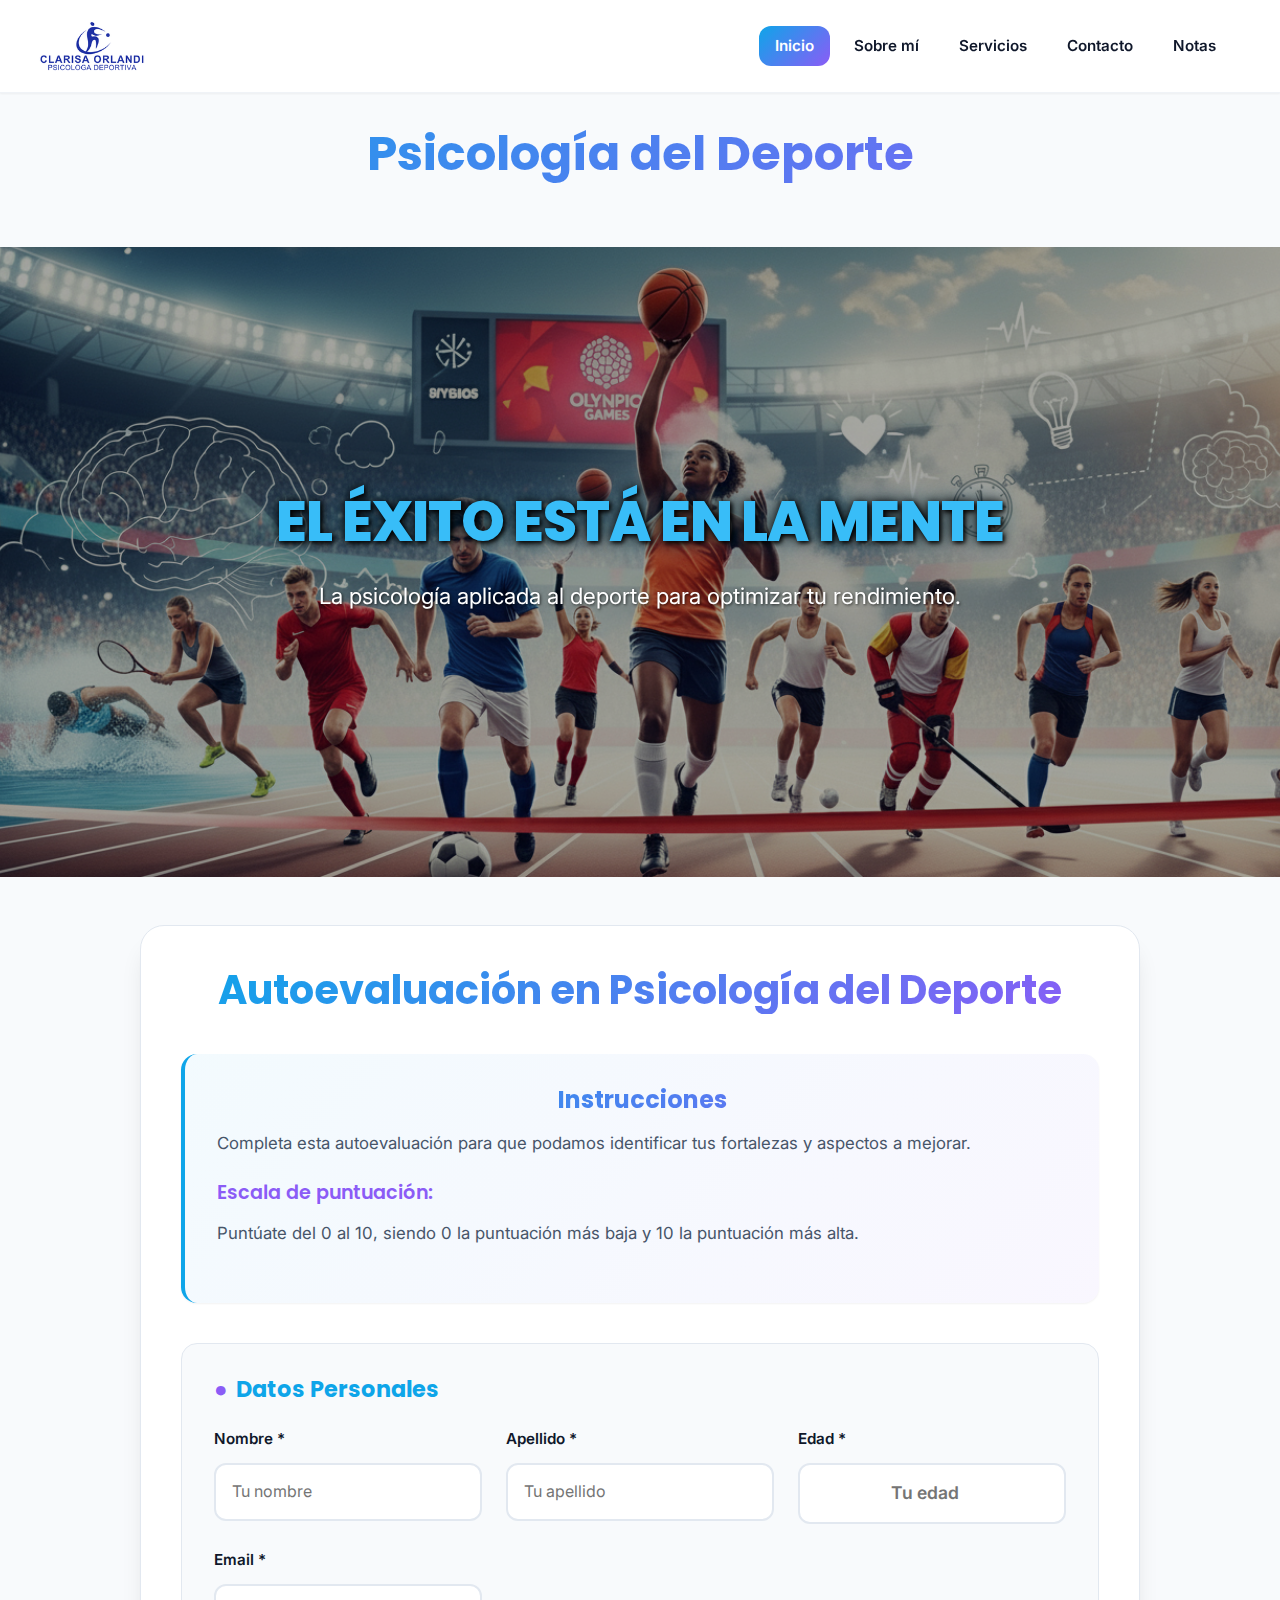
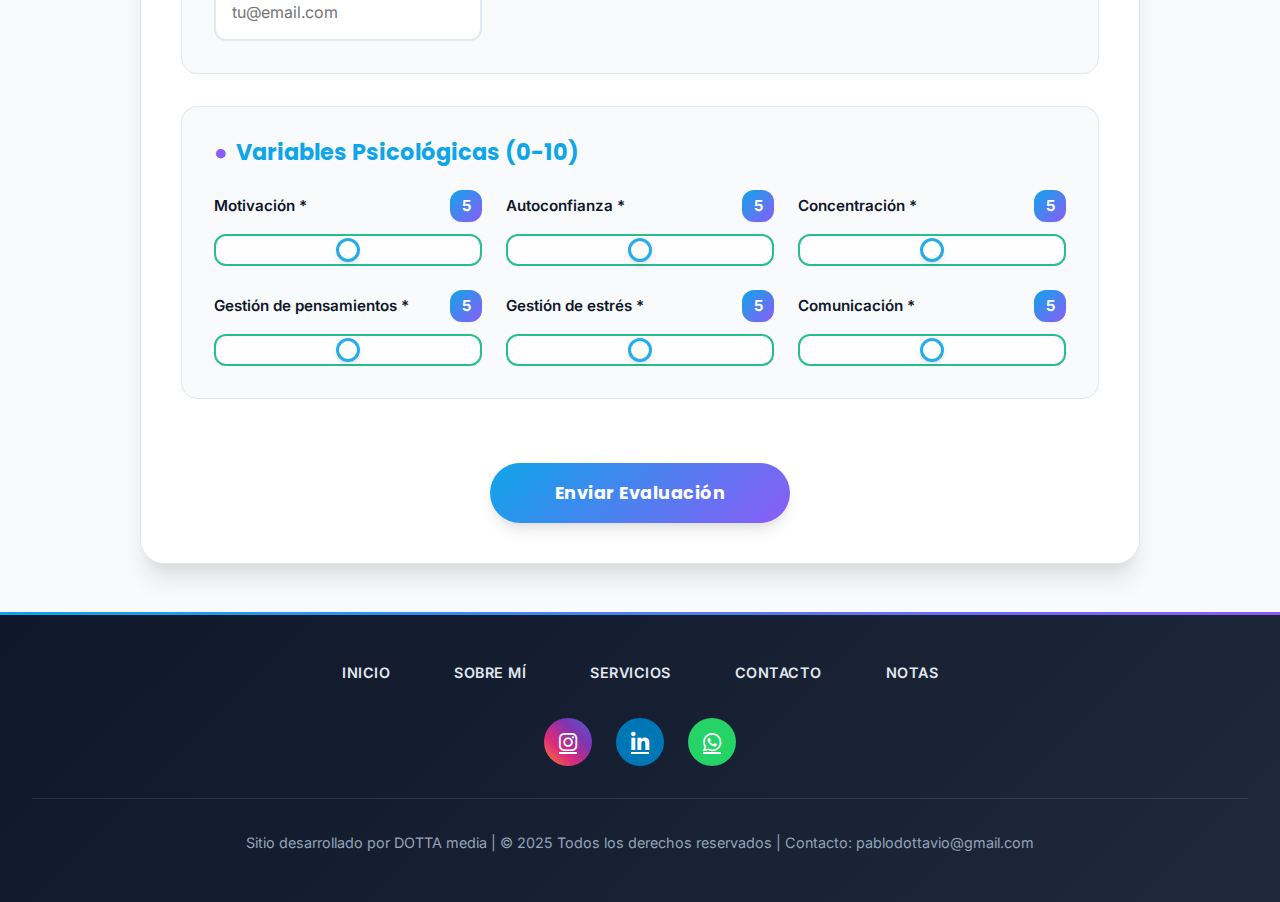
<file: index.html>
<!DOCTYPE html>
<html lang="es">
  <head>
    <meta charset="UTF-8" />
    <meta name="viewport" content="width=device-width, initial-scale=1.0" />

    <title>
      Psicología del Deporte | Rendimiento Mental y Bienestar para Atletas
    </title>
    <meta
      name="description"
      content="Psicología del deporte para atletas, entrenadores y equipos. Entrenamiento mental, gestión de la ansiedad, confianza y preparación psicológica para el alto rendimiento."
    />
    
    <!-- Fonts -->
    <link rel="preconnect" href="https://fonts.googleapis.com">
    <link rel="preconnect" href="https://fonts.gstatic.com" crossorigin>
    <link
      href="https://fonts.googleapis.com/css2?family=Inter:wght@300;400;500;600;700;800&family=Poppins:wght@400;500;600;700;800&display=swap"
      rel="stylesheet"
    />
    
    <!-- Bootstrap & Font Awesome -->
    <link
      rel="stylesheet"
      href="https://cdn.jsdelivr.net/npm/bootstrap@5.3.7/dist/css/bootstrap.min.css"
    />
    <link
      rel="stylesheet"
      href="https://cdnjs.cloudflare.com/ajax/libs/font-awesome/6.5.0/css/all.min.css"
    />
    
    <!-- Custom CSS -->
    <link rel="stylesheet" href="./css/estilos.css" />
  </head>
  <body>
    <header class="main-header">
      <div class="header-container">
        <img
          src="assets/img/logo orlandi.png"
          alt="Logo Clarisa Orlandi"
          class="logo"
        />

        <nav class="navbar navbar-expand-lg bg-body-tertiary">
          <div class="container-fluid">
            <button
              class="navbar-toggler"
              type="button"
              data-bs-toggle="collapse"
              data-bs-target="#navbarSupportedContent"
              aria-controls="navbarSupportedContent"
              aria-expanded="false"
              aria-label="Toggle navigation"
            >
              <span class="navbar-toggler-icon"></span>
            </button>
            <div class="collapse navbar-collapse" id="navbarSupportedContent">
              <ul class="navbar-nav me-auto mb-2 mb-lg-0">
                <li class="nav-item">
                  <a class="nav-link active" href="#">Inicio</a>
                </li>
                <li class="nav-item">
                  <a class="nav-link" href="./pages/sobre-mi.html">Sobre mí</a>
                </li>
                <li class="nav-item">
                  <a class="nav-link" href="./pages/servicios.html">Servicios</a>
                </li>
                <li class="nav-item">
                  <a class="nav-link" href="pages/contacto.html">Contacto</a>
                </li>
                <li class="nav-item">
                  <a class="nav-link" href="./pages/notas.html">Notas</a>
                </li>
              </ul>
            </div>
          </div>
        </nav>
      </div>
    </header>
    
    <main>
      <h1>Psicología del Deporte</h1>
      
      <section class="hero">
        <div class="overlay">
          <h2>El Éxito está en la Mente</h2>
          <p>
            La psicología aplicada al deporte para optimizar tu rendimiento.
          </p>
        </div>
      </section>
      
      <section class="auto-evaluacion">
        <h2>Autoevaluación en Psicología del Deporte</h2>
        
        <div class="evaluacion-container">
          <!-- Instrucciones -->
          <div class="instrucciones">
            <h2>Instrucciones</h2>
            <p>Completa esta autoevaluación para que podamos identificar tus fortalezas y aspectos a mejorar.</p>
            
            <div class="escala-info">
              <h4>Escala de puntuación:</h4>
              <p class="nota-final">Puntúate del 0 al 10, siendo 0 la puntuación más baja y 10 la puntuación más alta.</p>
            </div>
          </div>

          <!-- Formulario -->
          <form action="https://formsubmit.co/pablodottavio@gmail.com" method="POST" class="evaluacion-form" id="evaluacionForm">
            <!-- Datos Personales -->
            <div class="form-section">
              <h3>Datos Personales</h3>
              <div class="form-row">
                <div class="form-item">
                  <label for="nombre">Nombre *</label>
                  <input type="text" id="nombre" name="nombre" required placeholder="Tu nombre" />
                </div>
                <div class="form-item">
                  <label for="apellido">Apellido *</label>
                  <input type="text" id="apellido" name="apellido" required placeholder="Tu apellido" />
                </div>
                <div class="form-item">
                  <label for="edad">Edad *</label>
                  <input type="number" id="edad" name="edad" min="10" max="100" required placeholder="Tu edad" />
                </div>
                <div class="form-item">
                  <label for="email">Email *</label>
                  <input type="email" id="email" name="email" required placeholder="tu@email.com" />
                </div>
              </div>
            </div>

            <!-- Variables Psicológicas -->
            <div class="form-section">
              <h3>Variables Psicológicas (0-10)</h3>
              <div class="form-row">
                <div class="form-item">
                  <label for="motivacion">
                    Motivación *
                    <span class="valor-actual" id="valor-motivacion">5</span>
                  </label>
                  <input 
                    type="range" 
                    id="motivacion" 
                    name="motivacion" 
                    min="0" 
                    max="10" 
                    value="5" 
                    class="slider"
                    oninput="document.getElementById('valor-motivacion').textContent = this.value"
                    required 
                  />
                </div>
                
                <div class="form-item">
                  <label for="autoconfianza">
                    Autoconfianza *
                    <span class="valor-actual" id="valor-autoconfianza">5</span>
                  </label>
                  <input 
                    type="range" 
                    id="autoconfianza" 
                    name="autoconfianza" 
                    min="0" 
                    max="10" 
                    value="5"
                    class="slider"
                    oninput="document.getElementById('valor-autoconfianza').textContent = this.value"
                    required 
                  />
                </div>
                
                <div class="form-item">
                  <label for="concentracion">
                    Concentración *
                    <span class="valor-actual" id="valor-concentracion">5</span>
                  </label>
                  <input 
                    type="range" 
                    id="concentracion" 
                    name="concentracion" 
                    min="0" 
                    max="10" 
                    value="5"
                    class="slider"
                    oninput="document.getElementById('valor-concentracion').textContent = this.value"
                    required 
                  />
                </div>
                
                <div class="form-item">
                  <label for="pensamientos">
                    Gestión de pensamientos *
                    <span class="valor-actual" id="valor-pensamientos">5</span>
                  </label>
                  <input 
                    type="range" 
                    id="pensamientos" 
                    name="pensamientos" 
                    min="0" 
                    max="10" 
                    value="5"
                    class="slider"
                    oninput="document.getElementById('valor-pensamientos').textContent = this.value"
                    required 
                  />
                </div>
                
                <div class="form-item">
                  <label for="estres">
                    Gestión de estrés *
                    <span class="valor-actual" id="valor-estres">5</span>
                  </label>
                  <input 
                    type="range" 
                    id="estres" 
                    name="estres" 
                    min="0" 
                    max="10" 
                    value="5"
                    class="slider"
                    oninput="document.getElementById('valor-estres').textContent = this.value"
                    required 
                  />
                </div>
                
                <div class="form-item">
                  <label for="comunicacion">
                    Comunicación *
                    <span class="valor-actual" id="valor-comunicacion">5</span>
                  </label>
                  <input 
                    type="range" 
                    id="comunicacion" 
                    name="comunicacion" 
                    min="0" 
                    max="10" 
                    value="5"
                    class="slider"
                    oninput="document.getElementById('valor-comunicacion').textContent = this.value"
                    required 
                  />
                </div>
              </div>
            </div>

            <input type="hidden" name="_subject" value="Nuevo contacto de mi web">
            <input type="hidden" name="_next" value="https://sitio-pablo-dottavio.vercel.app">
            
            <div class="form-actions">
              <button type="submit">
                <span>Enviar Evaluación</span>
              </button>
            </div>
          </form>
        </div>
      </section>
    </main>
    
    <footer class="footer">
      <nav class="footer__nav">
        <ul class="nav-menu">
          <li><a href="#">INICIO</a></li>
          <li><a href="./pages/sobre-mi.html">SOBRE MÍ</a></li>
          <li><a href="./pages/servicios.html">SERVICIOS</a></li>
          <li><a href="./pages/contacto.html">CONTACTO</a></li>
          <li><a href="./pages/notas.html">NOTAS</a></li>
        </ul>
      </nav>

      <div class="footer__social">
        <a href="https://www.instagram.com/clarisaorlandi?igsh=MWs2b2R5bXl3ZHhqZQ==" class="instagram" target="_blank" rel="noopener" aria-label="Instagram">
          <i class="fab fa-instagram"></i>
        </a>
        <a href="https://www.linkedin.com/in/clarisa-orlandi-925687b/?lipi=urn%3Ali%3Apage%3Ad_flagship3_profile_view_base_contact_details%3BCYa14W1hSfyE%2BHTXo%2BBEig%3D%3D" class="linkedin" target="_blank" rel="noopener" aria-label="LinkedIn">
          <i class="fab fa-linkedin-in"></i>
        </a>
        <a href="https://wa.me/5492477687924" class="whatsapp" target="_blank" rel="noopener" aria-label="WhatsApp">
          <i class="fab fa-whatsapp"></i>
        </a>
      </div>

      <p class="footer__copy">
        Sitio desarrollado por DOTTA media | &copy; 2025 Todos los derechos reservados | Contacto: pablodottavio@gmail.com
      </p>
    </footer>
    
    <script src="https://cdn.jsdelivr.net/npm/bootstrap@5.3.7/dist/js/bootstrap.bundle.min.js"></script>
    
    <script>
      // Efecto scroll en header
      const header = document.querySelector('.main-header');
      window.addEventListener('scroll', () => {
        if (window.scrollY > 50) {
          header.classList.add('scrolled');
        } else {
          header.classList.remove('scrolled');
        }
      });
      
      // Validación visual del formulario
      const form = document.getElementById('evaluacionForm');
      const inputs = form.querySelectorAll('input[required]');
      
      inputs.forEach(input => {
        input.addEventListener('blur', () => {
          if (input.validity.valid) {
            input.style.borderColor = '#10b981';
          } else {
            input.style.borderColor = '#ef4444';
          }
        });
      });
    </script>
  </body>
</html>
</file>
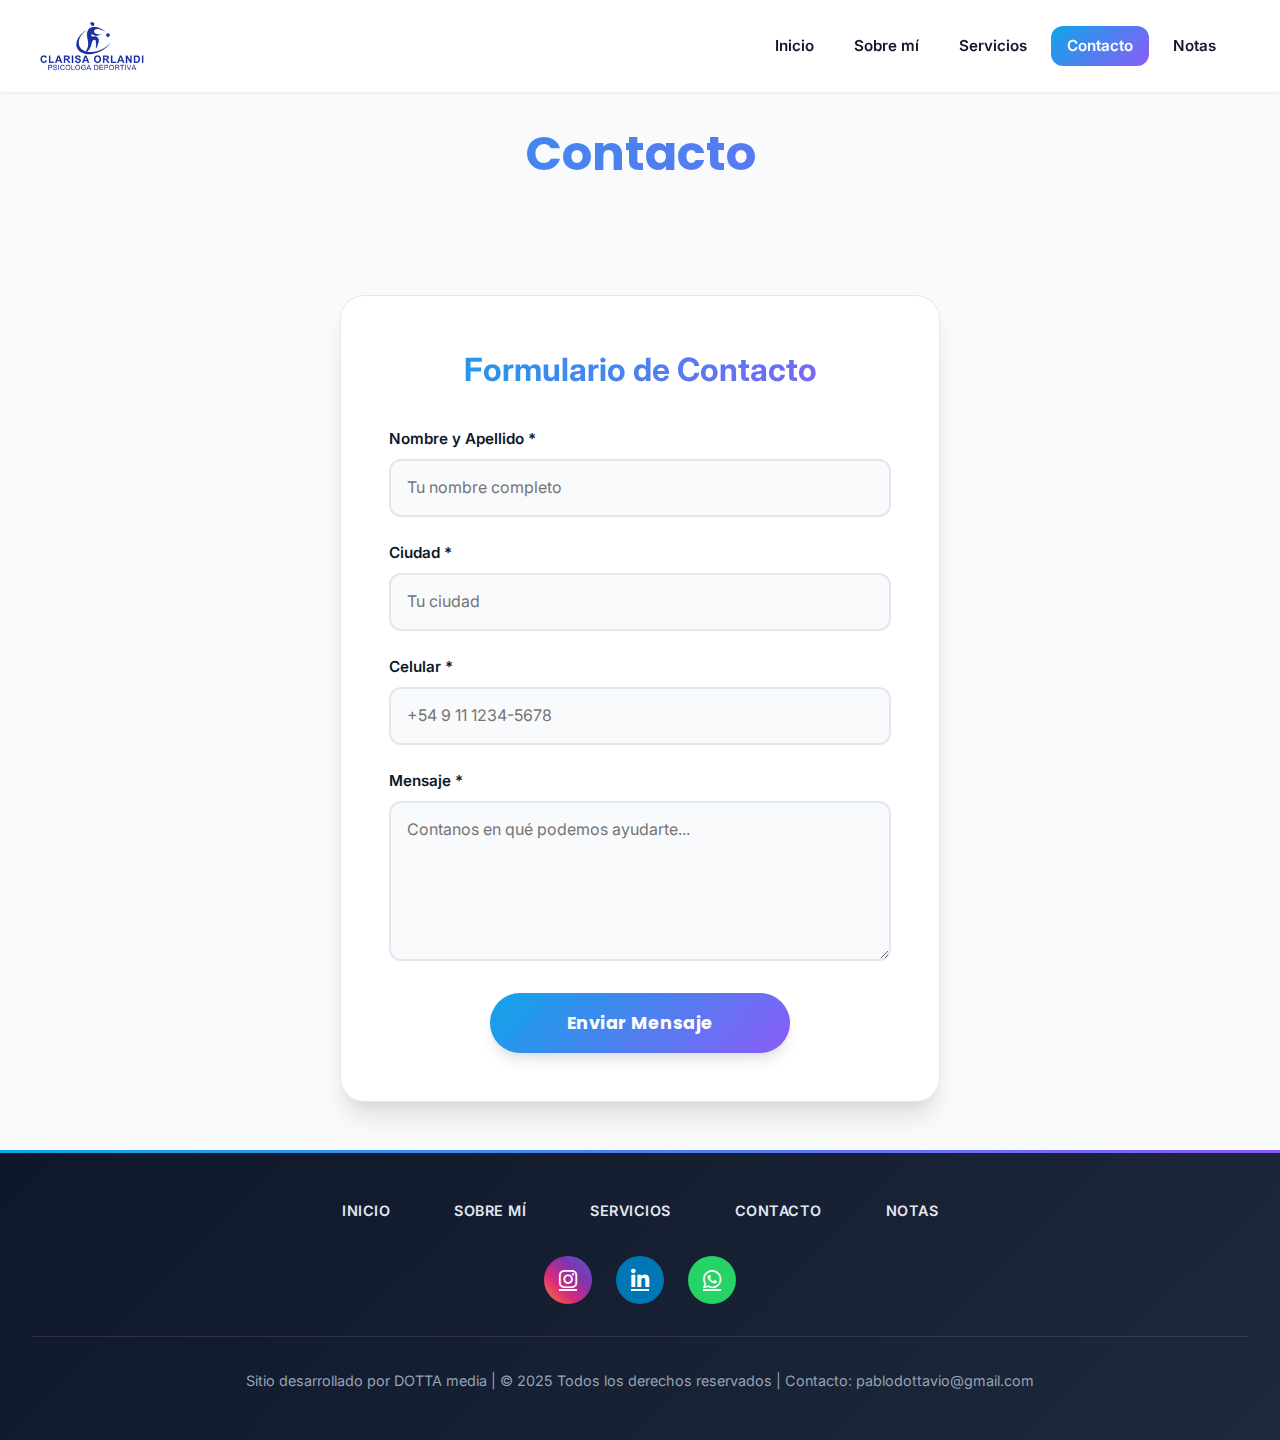
<file: pages/contacto.html>
<!DOCTYPE html>
<html lang="es">
  <head>
    <meta charset="UTF-8" />
    <meta name="viewport" content="width=device-width, initial-scale=1.0" />
    <title>Contacto | Psicología del Deporte - Clarisa Orlandi</title>
    <meta
      name="description"
      content="Ponete en contacto con Clarisa Orlandi, psicóloga especializada en psicología del deporte. Consultas, turnos e información sobre acompañamiento psicológico y entrenamiento mental para atletas y equipos."
    />
    
    <!-- Fonts -->
    <link rel="preconnect" href="https://fonts.googleapis.com">
    <link rel="preconnect" href="https://fonts.gstatic.com" crossorigin>
    <link
      href="https://fonts.googleapis.com/css2?family=Inter:wght@300;400;500;600;700;800&family=Poppins:wght@400;500;600;700;800&display=swap"
      rel="stylesheet"
    />
    
    <!-- Bootstrap & Font Awesome -->
    <link
      rel="stylesheet"
      href="https://cdn.jsdelivr.net/npm/bootstrap@5.3.7/dist/css/bootstrap.min.css"
    />
    <link
      rel="stylesheet"
      href="https://cdnjs.cloudflare.com/ajax/libs/font-awesome/6.5.0/css/all.min.css"
    />
    
    <!-- Custom CSS -->
    <link rel="stylesheet" href="../css/estilos.css" />
  </head>
  <body>
    <header class="main-header">
      <div class="header-container">
        <img
          src="../assets/img/logo orlandi.png"
          alt="Logo Clarisa Orlandi"
          class="logo"
        />

        <nav class="navbar navbar-expand-lg bg-body-tertiary">
          <div class="container-fluid">
            <button
              class="navbar-toggler"
              type="button"
              data-bs-toggle="collapse"
              data-bs-target="#navbarSupportedContent"
              aria-controls="navbarSupportedContent"
              aria-expanded="false"
              aria-label="Toggle navigation"
            >
              <span class="navbar-toggler-icon"></span>
            </button>
            <div class="collapse navbar-collapse" id="navbarSupportedContent">
              <ul class="navbar-nav me-auto mb-2 mb-lg-0">
                <li class="nav-item">
                  <a class="nav-link" href="../index.html">Inicio</a>
                </li>
                <li class="nav-item">
                  <a class="nav-link" href="./sobre-mi.html">Sobre mí</a>
                </li>
                <li class="nav-item">
                  <a class="nav-link" href="./servicios.html">Servicios</a>
                </li>
                <li class="nav-item">
                  <a class="nav-link active" href="./contacto.html">Contacto</a>
                </li>
                <li class="nav-item">
                  <a class="nav-link" href="./notas.html">Notas</a>
                </li>
              </ul>
            </div>
          </div>
        </nav>
      </div>
    </header>

    <main>
      <h1>Contacto</h1>
      
      <section class="contacto">
        <form action="https://formsubmit.co/pablodottavio@gmail.com" method="POST" class="contacto__form" id="contactoForm">
          <fieldset>
            <legend>Formulario de Contacto</legend>

            <div class="form-group">
              <label for="nombre">Nombre y Apellido *</label>
              <input type="text" id="nombre" name="nombre" required placeholder="Tu nombre completo" />
            </div>

            <div class="form-group">
              <label for="ciudad">Ciudad *</label>
              <input type="text" id="ciudad" name="ciudad" required placeholder="Tu ciudad" />
            </div>

            <div class="form-group">
              <label for="celular">Celular *</label>
              <input type="tel" id="celular" name="celular" required placeholder="+54 9 11 1234-5678" />
            </div>

            <div class="form-group">
              <label for="mensaje">Mensaje *</label>
              <textarea
                id="mensaje"
                name="mensaje"
                rows="5"
                required
                placeholder="Contanos en qué podemos ayudarte..."
              ></textarea>
            </div>

            <input type="hidden" name="_subject" value="Nuevo contacto de mi web">
            <input type="hidden" name="_next" value="https://sitio-pablo-dottavio.vercel.app">
            
            <div class="form-actions">
              <button type="submit">
                <span>Enviar Mensaje</span>
              </button>
            </div>
          </fieldset>
        </form>
      </section>
    </main>

    <footer class="footer">
      <nav class="footer__nav">
        <ul class="nav-menu">
          <li><a href="../index.html">INICIO</a></li>
          <li><a href="./sobre-mi.html">SOBRE MÍ</a></li>
          <li><a href="./servicios.html">SERVICIOS</a></li>
          <li><a href="./contacto.html">CONTACTO</a></li>
          <li><a href="./notas.html">NOTAS</a></li>
        </ul>
      </nav>

      <div class="footer__social">
        <a href="https://www.instagram.com/clarisaorlandi?igsh=MWs2b2R5bXl3ZHhqZQ==" class="instagram" target="_blank" rel="noopener" aria-label="Instagram">
          <i class="fab fa-instagram"></i>
        </a>
        <a href="https://www.linkedin.com/in/clarisa-orlandi-925687b/?lipi=urn%3Ali%3Apage%3Ad_flagship3_profile_view_base_contact_details%3BCYa14W1hSfyE%2BHTXo%2BBEig%3D%3D" class="linkedin" target="_blank" rel="noopener" aria-label="LinkedIn">
          <i class="fab fa-linkedin-in"></i>
        </a>
        <a href="https://wa.me/5492477687924" class="whatsapp" target="_blank" rel="noopener" aria-label="WhatsApp">
          <i class="fab fa-whatsapp"></i>
        </a>
      </div>

      <p class="footer__copy">
        Sitio desarrollado por DOTTA media | &copy; 2025 Todos los derechos reservados | Contacto: pablodottavio@gmail.com
      </p>
    </footer>
    
    <script src="https://cdn.jsdelivr.net/npm/bootstrap@5.3.7/dist/js/bootstrap.bundle.min.js"></script>
    
    <script>
      // Efecto scroll en header
      const header = document.querySelector('.main-header');
      window.addEventListener('scroll', () => {
        if (window.scrollY > 50) {
          header.classList.add('scrolled');
        } else {
          header.classList.remove('scrolled');
        }
      });
      
      // Validación visual del formulario
      const form = document.getElementById('contactoForm');
      const inputs = form.querySelectorAll('input[required], textarea[required]');
      
      inputs.forEach(input => {
        input.addEventListener('blur', () => {
          if (input.validity.valid) {
            input.style.borderColor = '#10b981';
          } else {
            input.style.borderColor = '#ef4444';
          }
        });
      });
    </script>
  </body>
</html>
</file>
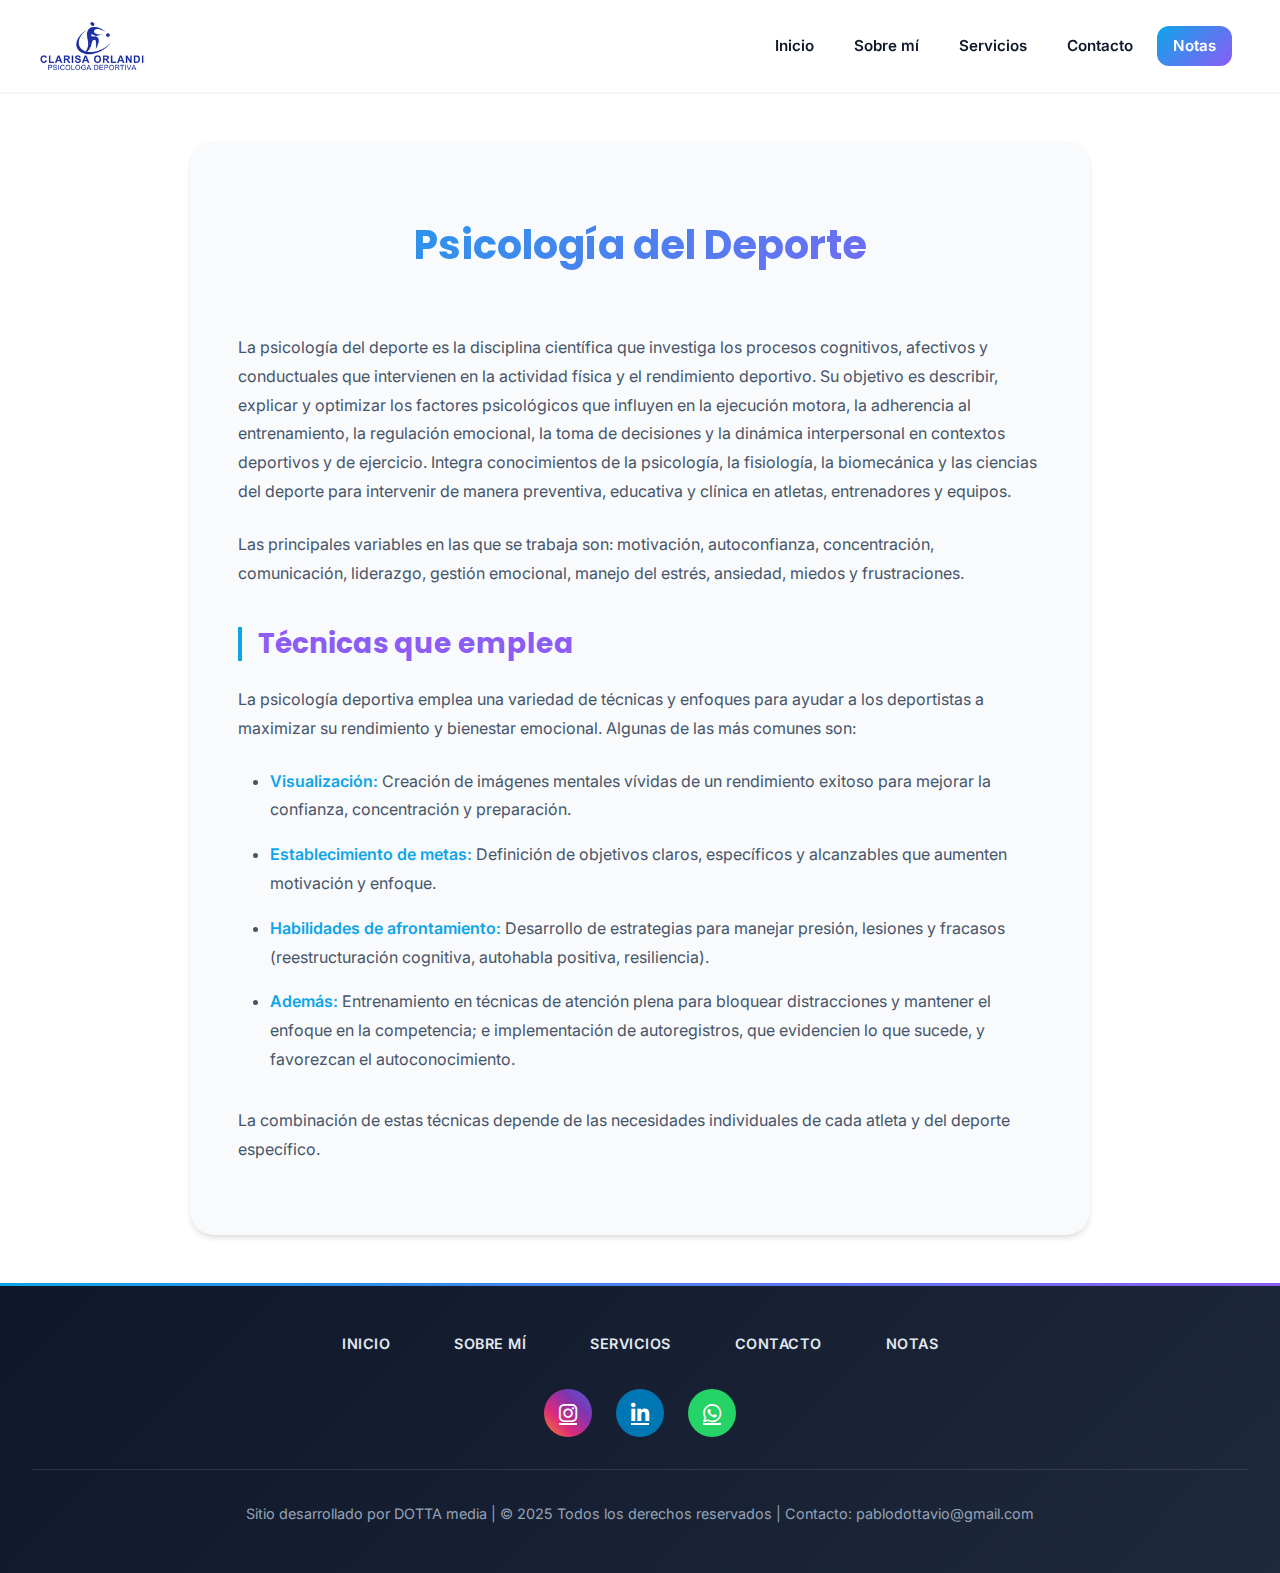
<file: pages/notas.html>
<!DOCTYPE html>
<html lang="es">
  <head>
    <meta charset="UTF-8" />
    <meta name="viewport" content="width=device-width, initial-scale=1.0" />
    <title>Notas | Psicología del Deporte - Clarisa Orlandi</title>
    <meta
      name="description"
      content="Descubrí notas y artículos sobre psicología del deporte, entrenamiento mental, manejo de la ansiedad y estrategias para mejorar el rendimiento y bienestar de atletas y equipos."
    />
    
    <!-- Fonts -->
    <link rel="preconnect" href="https://fonts.googleapis.com">
    <link rel="preconnect" href="https://fonts.gstatic.com" crossorigin>
    <link
      href="https://fonts.googleapis.com/css2?family=Inter:wght@300;400;500;600;700;800&family=Poppins:wght@400;500;600;700;800&display=swap"
      rel="stylesheet"
    />
    
    <!-- Bootstrap & Font Awesome -->
    <link
      rel="stylesheet"
      href="https://cdn.jsdelivr.net/npm/bootstrap@5.3.7/dist/css/bootstrap.min.css"
    />
    <link rel="stylesheet" href="../css/estilos.css" />
    <link
      rel="stylesheet"
      href="https://cdnjs.cloudflare.com/ajax/libs/font-awesome/6.5.0/css/all.min.css"
    />
  </head>

  <body>
    <header class="main-header">
      <div class="header-container">
        <img
          src="../assets/img/logo orlandi.png"
          alt="Logo Clarisa Orlandi"
          class="logo"
        />

        <nav class="navbar navbar-expand-lg bg-body-tertiary">
          <div class="container-fluid">
            <button
              class="navbar-toggler"
              type="button"
              data-bs-toggle="collapse"
              data-bs-target="#navbarSupportedContent"
              aria-controls="navbarSupportedContent"
              aria-expanded="false"
              aria-label="Toggle navigation"
            >
              <span class="navbar-toggler-icon"></span>
            </button>
            <div class="collapse navbar-collapse" id="navbarSupportedContent">
              <ul class="navbar-nav me-auto mb-2 mb-lg-0">
                <li class="nav-item">
                  <a class="nav-link" href="../index.html">Inicio</a>
                </li>
                <li class="nav-item">
                  <a class="nav-link" href="./sobre-mi.html">Sobre mí</a>
                </li>
                <li class="nav-item">
                  <a class="nav-link" href="./servicios.html">Servicios</a>
                </li>
                <li class="nav-item">
                  <a class="nav-link" href="./contacto.html">Contacto</a>
                </li>
                <li class="nav-item">
                  <a class="nav-link active" href="./notas.html">Notas</a>
                </li>
              </ul>
            </div>
          </div>
        </nav>
      </div>
    </header>
    
    <main>
      <section class="psicologia-deportiva">
        <div class="container">
          <h1>Psicología del Deporte</h1>

          <p>
            La psicología del deporte es la disciplina científica que investiga los procesos cognitivos, afectivos y conductuales que intervienen en la actividad física y el rendimiento deportivo. Su objetivo es describir, explicar y optimizar los factores psicológicos que influyen en la ejecución motora, la adherencia al entrenamiento, la regulación emocional, la toma de decisiones y la dinámica interpersonal en contextos deportivos y de ejercicio. Integra conocimientos de la psicología, la fisiología, la biomecánica y las ciencias del deporte para intervenir de manera preventiva, educativa y clínica en atletas, entrenadores y equipos.
          </p>

          <p>
            Las principales variables en las que se trabaja son: motivación, autoconfianza, concentración, comunicación, liderazgo, gestión emocional, manejo del estrés, ansiedad, miedos y frustraciones.
          </p>

          <h2>Técnicas que emplea</h2>
          <p>
            La psicología deportiva emplea una variedad de técnicas y enfoques para ayudar a los deportistas a maximizar su rendimiento y bienestar emocional. Algunas de las más comunes son:
          </p>
          <ul>
            <li>
              <strong>Visualización:</strong> Creación de imágenes mentales vívidas de un rendimiento exitoso para mejorar la confianza, concentración y preparación.
            </li>
            <li>
              <strong>Establecimiento de metas:</strong> Definición de objetivos claros, específicos y alcanzables que aumenten motivación y enfoque.
            </li>
            <li>
              <strong>Habilidades de afrontamiento:</strong> Desarrollo de estrategias para manejar presión, lesiones y fracasos (reestructuración cognitiva, autohabla positiva, resiliencia).
            </li>
            <li>
              <strong>Además:</strong> Entrenamiento en técnicas de atención plena para bloquear distracciones y mantener el enfoque en la competencia; e implementación de autoregistros, que evidencien lo que sucede, y favorezcan el autoconocimiento.
            </li>
          </ul>
          
          <p>
            La combinación de estas técnicas depende de las necesidades individuales de cada atleta y del deporte específico.
          </p>
        </div>
      </section>
    </main>
    
    <footer class="footer">
      <nav class="footer__nav">
        <ul class="nav-menu">
          <li><a href="../index.html">INICIO</a></li>
          <li><a href="./sobre-mi.html">SOBRE MÍ</a></li>
          <li><a href="./servicios.html">SERVICIOS</a></li>
          <li><a href="./contacto.html">CONTACTO</a></li>
          <li><a href="./notas.html">NOTAS</a></li>
        </ul>
      </nav>

      <div class="footer__social">
        <a href="https://www.instagram.com/clarisaorlandi?igsh=MWs2b2R5bXl3ZHhqZQ==" class="instagram" target="_blank" rel="noopener" aria-label="Instagram">
          <i class="fab fa-instagram"></i>
        </a>
        <a href="https://www.linkedin.com/in/clarisa-orlandi-925687b/?lipi=urn%3Ali%3Apage%3Ad_flagship3_profile_view_base_contact_details%3BCYa14W1hSfyE%2BHTXo%2BBEig%3D%3D" class="linkedin" target="_blank" rel="noopener" aria-label="LinkedIn">
          <i class="fab fa-linkedin-in"></i>
        </a>
        <a href="https://wa.me/5492477687924" class="whatsapp" target="_blank" rel="noopener" aria-label="WhatsApp">
          <i class="fab fa-whatsapp"></i>
        </a>
      </div>

      <p class="footer__copy">
        Sitio desarrollado por DOTTA media | &copy; 2025 Todos los derechos reservados | Contacto: pablodottavio@gmail.com
      </p>
    </footer>

    <script src="https://cdn.jsdelivr.net/npm/bootstrap@5.3.7/dist/js/bootstrap.bundle.min.js"></script>
    
    <script>
      // Efecto scroll en header
      const header = document.querySelector('.main-header');
      window.addEventListener('scroll', () => {
        if (window.scrollY > 50) {
          header.classList.add('scrolled');
        } else {
          header.classList.remove('scrolled');
        }
      });
    </script>
  </body>
</html>
</file>
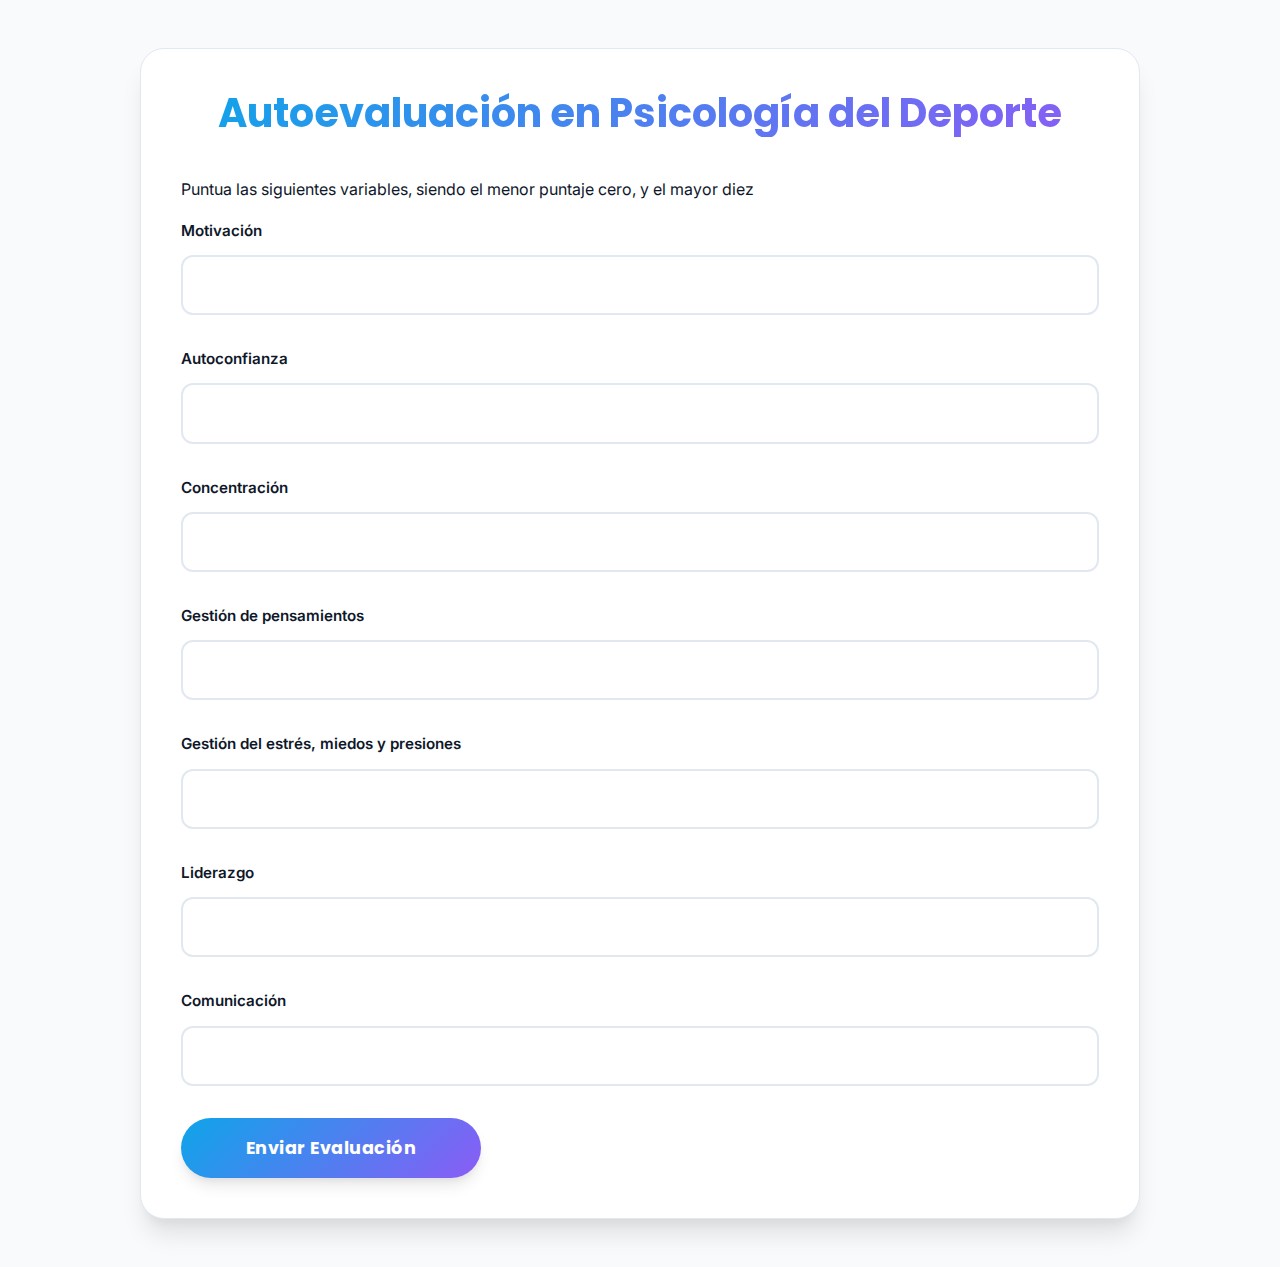
<file: pages/prueba form autoev.html>
<!DOCTYPE html>
<html lang="en">
<head>
    <meta charset="UTF-8">
    <meta name="viewport" content="width=device-width, initial-scale=1.0">
    <link rel="stylesheet" href="../css/estilos.css">
    <title>Document</title>
</head>
<body>
    <section class="auto-evaluacion">
  <h2>Autoevaluación en Psicología del Deporte</h2>
  <p>Puntua las siguientes variables, siendo el menor puntaje cero, y el mayor diez</p>
  <form action="#" method="POST" class="evaluacion-form">
    
    <!-- Motivación -->
    <div class="form-item">
      <label for="motivacion">Motivación</label>
      <input type="number" id="motivacion" name="motivacion" min="1" max="10" required />
    </div>

    <!-- Autoconfianza -->
    <div class="form-item">
      <label for="autoconfianza">Autoconfianza</label>
      <input type="number" id="autoconfianza" name="autoconfianza" min="1" max="10" required />
    </div>

    <!-- Concentración -->
    <div class="form-item">
      <label for="concentracion">Concentración</label>
      <input type="number" id="concentracion" name="concentracion" min="1" max="10" required />
    </div>

    <!-- Gestión de pensamientos -->
    <div class="form-item">
      <label for="pensamientos">Gestión de pensamientos</label>
      <input type="number" id="pensamientos" name="pensamientos" min="1" max="10" required />
    </div>

    <!-- Gestión del estrés, miedos y presiones -->
    <div class="form-item">
      <label for="estres">Gestión del estrés, miedos y presiones</label>
      <input type="number" id="estres" name="estres" min="1" max="10" required />
    </div>

    <!-- Liderazgo -->
    <div class="form-item">
      <label for="liderazgo">Liderazgo</label>
      <input type="number" id="liderazgo" name="liderazgo" min="1" max="10" required />
    </div>

    <!-- Comunicación -->
    <div class="form-item">
      <label for="comunicacion">Comunicación</label>
      <input type="number" id="comunicacion" name="comunicacion" min="1" max="10" required />
    </div>

    <button type="submit">Enviar Evaluación</button>
  </form>
</section>

</body>
</html>
</file>
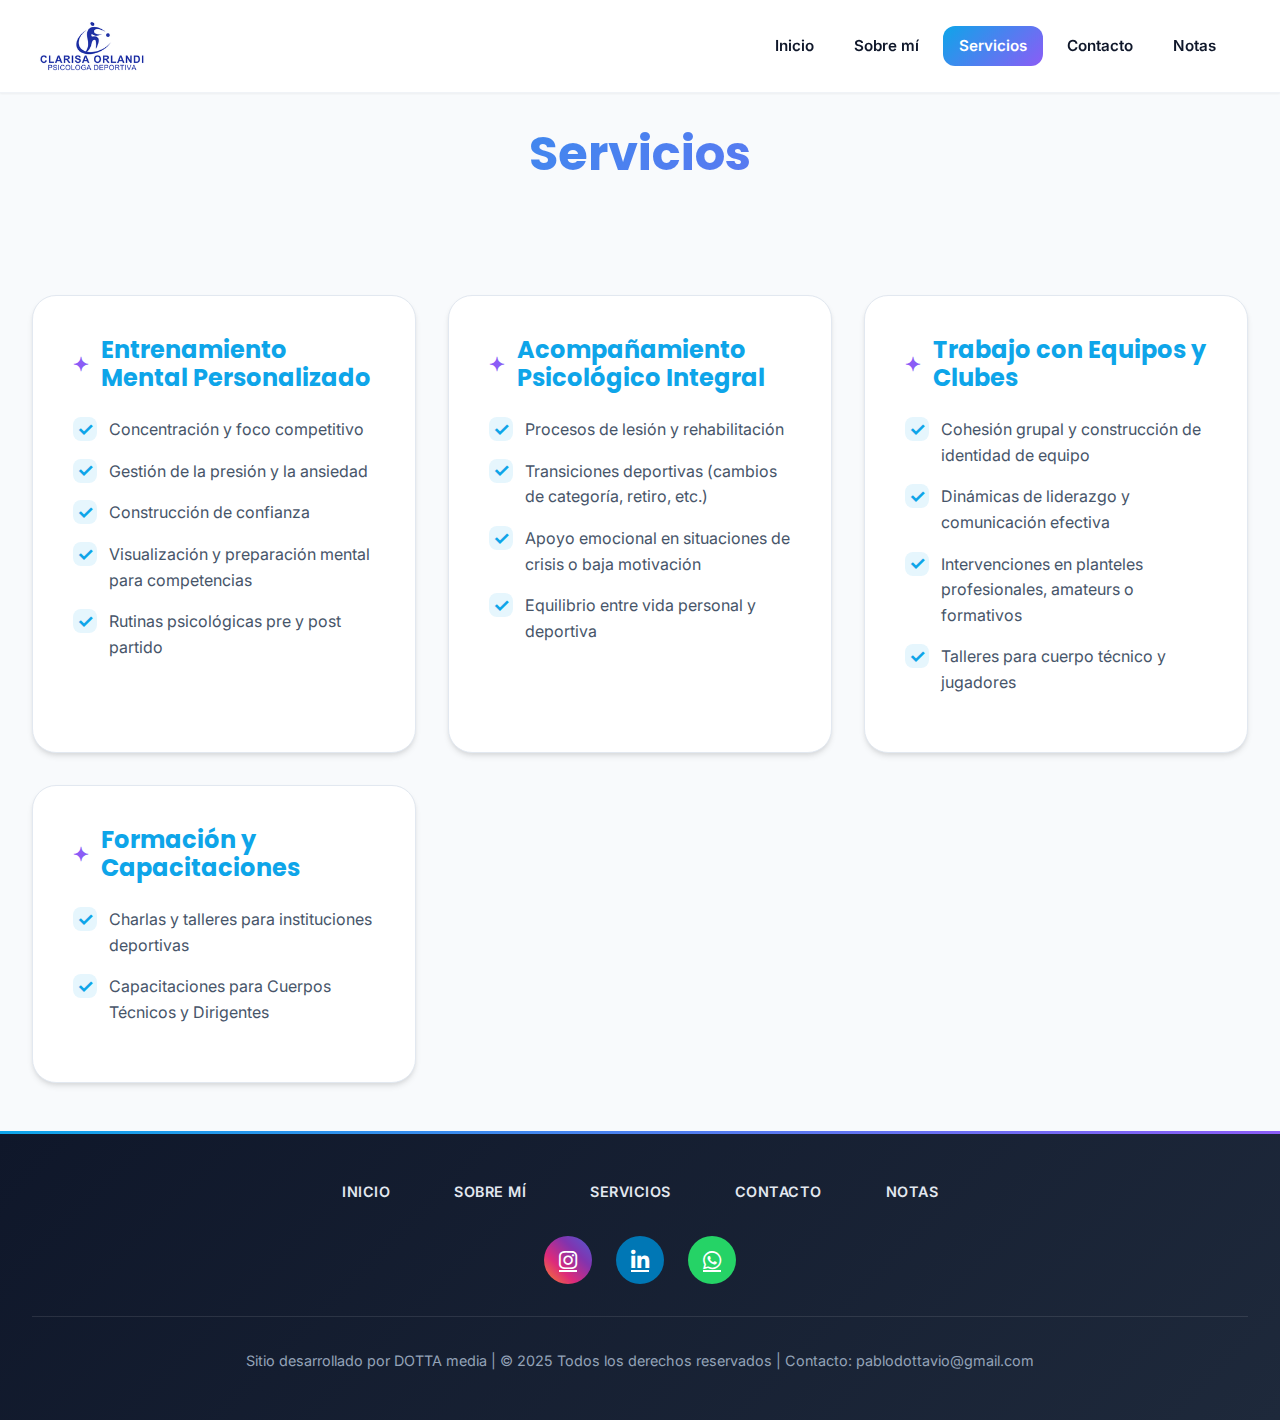
<file: pages/servicios.html>
<!DOCTYPE html>
<html lang="es">
  <head>
    <meta charset="UTF-8" />
    <meta name="viewport" content="width=device-width, initial-scale=1.0" />
    <title>Servicios | Psicología del Deporte - Clarisa Orlandi</title>
    <meta
      name="description"
      content="Servicios de psicología del deporte: entrenamiento mental personalizado, acompañamiento psicológico integral, trabajo con equipos y capacitaciones para potenciar el rendimiento deportivo y el bienestar emocional."
    />
    
    <!-- Fonts -->
    <link rel="preconnect" href="https://fonts.googleapis.com">
    <link rel="preconnect" href="https://fonts.gstatic.com" crossorigin>
    <link
      href="https://fonts.googleapis.com/css2?family=Inter:wght@300;400;500;600;700;800&family=Poppins:wght@400;500;600;700;800&display=swap"
      rel="stylesheet"
    />
    
    <!-- Bootstrap & Font Awesome -->
    <link
      rel="stylesheet"
      href="https://cdn.jsdelivr.net/npm/bootstrap@5.3.7/dist/css/bootstrap.min.css"
    />
    <link
      rel="stylesheet"
      href="https://cdnjs.cloudflare.com/ajax/libs/font-awesome/6.5.0/css/all.min.css"
    />
    
    <!-- Custom CSS -->
    <link rel="stylesheet" href="../css/estilos.css" />
  </head>
  <body>
    <header class="main-header">
      <div class="header-container">
        <img
          src="../assets/img/logo orlandi.png"
          alt="Logo Clarisa Orlandi"
          class="logo"
        />

        <nav class="navbar navbar-expand-lg bg-body-tertiary">
          <div class="container-fluid">
            <button
              class="navbar-toggler"
              type="button"
              data-bs-toggle="collapse"
              data-bs-target="#navbarSupportedContent"
              aria-controls="navbarSupportedContent"
              aria-expanded="false"
              aria-label="Toggle navigation"
            >
              <span class="navbar-toggler-icon"></span>
            </button>
            <div class="collapse navbar-collapse" id="navbarSupportedContent">
              <ul class="navbar-nav me-auto mb-2 mb-lg-0">
                <li class="nav-item">
                  <a class="nav-link" href="../index.html">Inicio</a>
                </li>
                <li class="nav-item">
                  <a class="nav-link" href="./sobre-mi.html">Sobre mí</a>
                </li>
                <li class="nav-item">
                  <a class="nav-link active" href="./servicios.html">Servicios</a>
                </li>
                <li class="nav-item">
                  <a class="nav-link" href="./contacto.html">Contacto</a>
                </li>
                <li class="nav-item">
                  <a class="nav-link" href="./notas.html">Notas</a>
                </li>
              </ul>
            </div>
          </div>
        </nav>
      </div>
    </header>
    
    <main>
      <h1>Servicios</h1>
      
      <section class="servicios-container">
        <div class="servicio">
          <h2>Entrenamiento Mental Personalizado</h2>
          <ul>
            <li>Concentración y foco competitivo</li>
            <li>Gestión de la presión y la ansiedad</li>
            <li>Construcción de confianza</li>
            <li>Visualización y preparación mental para competencias</li>
            <li>Rutinas psicológicas pre y post partido</li>
          </ul>
        </div>

        <div class="servicio">
          <h2>Acompañamiento Psicológico Integral</h2>
          <ul>
            <li>Procesos de lesión y rehabilitación</li>
            <li>Transiciones deportivas (cambios de categoría, retiro, etc.)</li>
            <li>Apoyo emocional en situaciones de crisis o baja motivación</li>
            <li>Equilibrio entre vida personal y deportiva</li>
          </ul>
        </div>

        <div class="servicio">
          <h2>Trabajo con Equipos y Clubes</h2>
          <ul>
            <li>Cohesión grupal y construcción de identidad de equipo</li>
            <li>Dinámicas de liderazgo y comunicación efectiva</li>
            <li>Intervenciones en planteles profesionales, amateurs o formativos</li>
            <li>Talleres para cuerpo técnico y jugadores</li>
          </ul>
        </div>

        <div class="servicio">
          <h2>Formación y Capacitaciones</h2>
          <ul>
            <li>Charlas y talleres para instituciones deportivas</li>
            <li>Capacitaciones para Cuerpos Técnicos y Dirigentes</li>
          </ul>
        </div>
      </section>
    </main>

    <footer class="footer">
      <nav class="footer__nav">
        <ul class="nav-menu">
          <li><a href="../index.html">INICIO</a></li>
          <li><a href="./sobre-mi.html">SOBRE MÍ</a></li>
          <li><a href="./servicios.html">SERVICIOS</a></li>
          <li><a href="./contacto.html">CONTACTO</a></li>
          <li><a href="./notas.html">NOTAS</a></li>
        </ul>
      </nav>

      <div class="footer__social">
        <a href="https://www.instagram.com/clarisaorlandi?igsh=MWs2b2R5bXl3ZHhqZQ==" class="instagram" target="_blank" rel="noopener" aria-label="Instagram">
          <i class="fab fa-instagram"></i>
        </a>
        <a href="https://www.linkedin.com/in/clarisa-orlandi-925687b/?lipi=urn%3Ali%3Apage%3Ad_flagship3_profile_view_base_contact_details%3BCYa14W1hSfyE%2BHTXo%2BBEig%3D%3D" class="linkedin" target="_blank" rel="noopener" aria-label="LinkedIn">
          <i class="fab fa-linkedin-in"></i>
        </a>
        <a href="https://wa.me/5492477687924" class="whatsapp" target="_blank" rel="noopener" aria-label="WhatsApp">
          <i class="fab fa-whatsapp"></i>
        </a>
      </div>

      <p class="footer__copy">
        Sitio desarrollado por DOTTA media | &copy; 2025 Todos los derechos reservados | Contacto: pablodottavio@gmail.com
      </p>
    </footer>

    <script src="https://cdn.jsdelivr.net/npm/bootstrap@5.3.7/dist/js/bootstrap.bundle.min.js"></script>
    
    <script>
      // Efecto scroll en header
      const header = document.querySelector('.main-header');
      window.addEventListener('scroll', () => {
        if (window.scrollY > 50) {
          header.classList.add('scrolled');
        } else {
          header.classList.remove('scrolled');
        }
      });
    </script>
  </body>
</html>
</file>
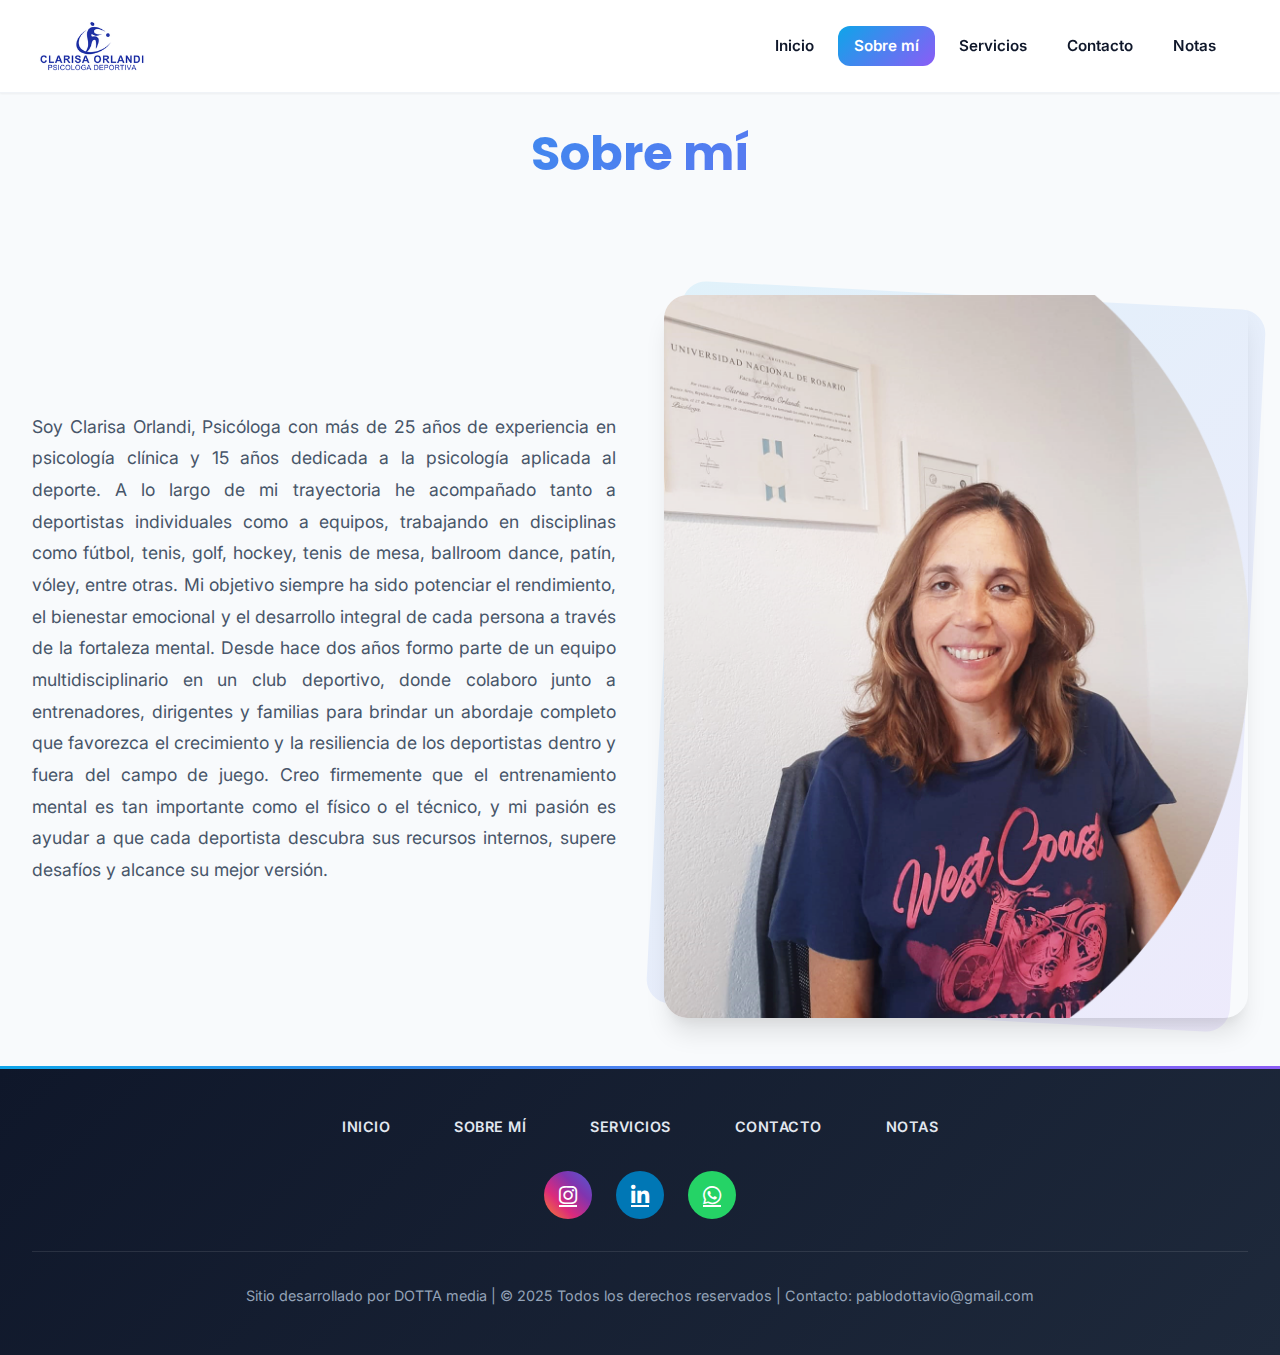
<file: pages/sobre-mi.html>
<!DOCTYPE html>
<html lang="es">
  <head>
    <meta charset="UTF-8" />
    <meta name="viewport" content="width=device-width, initial-scale=1.0" />
    <title>Sobre mí | Psicología del Deporte - Clarisa Orlandi</title>
    <meta
      name="description"
      content="Soy Clarisa Orlandi, psicóloga especializada en psicología del deporte con más de 25 años de experiencia clínica y 15 en el ámbito deportivo. Acompaño a atletas, entrenadores y equipos en su desarrollo mental y emocional para alcanzar su máximo rendimiento."
    />
    
    <!-- Fonts -->
    <link rel="preconnect" href="https://fonts.googleapis.com">
    <link rel="preconnect" href="https://fonts.gstatic.com" crossorigin>
    <link
      href="https://fonts.googleapis.com/css2?family=Inter:wght@300;400;500;600;700;800&family=Poppins:wght@400;500;600;700;800&display=swap"
      rel="stylesheet"
    />
    
    <!-- Bootstrap & Font Awesome -->
    <link
      rel="stylesheet"
      href="https://cdn.jsdelivr.net/npm/bootstrap@5.3.7/dist/css/bootstrap.min.css"
    />
    <link
      rel="stylesheet"
      href="https://cdnjs.cloudflare.com/ajax/libs/font-awesome/6.5.0/css/all.min.css"
    />
    
    <!-- Custom CSS -->
    <link rel="stylesheet" href="../css/estilos.css" />
  </head>
  <body>
    <header class="main-header">
      <div class="header-container">
        <img
          src="../assets/img/logo orlandi.png"
          alt="Logo Clarisa Orlandi"
          class="logo"
        />

        <nav class="navbar navbar-expand-lg bg-body-tertiary">
          <div class="container-fluid">
            <button
              class="navbar-toggler"
              type="button"
              data-bs-toggle="collapse"
              data-bs-target="#navbarSupportedContent"
              aria-controls="navbarSupportedContent"
              aria-expanded="false"
              aria-label="Toggle navigation"
            >
              <span class="navbar-toggler-icon"></span>
            </button>
            <div class="collapse navbar-collapse" id="navbarSupportedContent">
              <ul class="navbar-nav me-auto mb-2 mb-lg-0">
                <li class="nav-item">
                  <a class="nav-link" href="../index.html">Inicio</a>
                </li>
                <li class="nav-item">
                  <a class="nav-link active" href="./sobre-mi.html">Sobre mí</a>
                </li>
                <li class="nav-item">
                  <a class="nav-link" href="./servicios.html">Servicios</a>
                </li>
                <li class="nav-item">
                  <a class="nav-link" href="./contacto.html">Contacto</a>
                </li>
                <li class="nav-item">
                  <a class="nav-link" href="./notas.html">Notas</a>
                </li>
              </ul>
            </div>
          </div>
        </nav>
      </div>
    </header>
    
    <main>
      <h1>Sobre mí</h1>

      <section class="grid-section">
        <div class="texto">
          <p>
            Soy Clarisa Orlandi, Psicóloga con más de 25 años de experiencia en
            psicología clínica y 15 años dedicada a la psicología aplicada al
            deporte. A lo largo de mi trayectoria he acompañado tanto a
            deportistas individuales como a equipos, trabajando en disciplinas
            como fútbol, tenis, golf, hockey, tenis de mesa, ballroom dance,
            patín, vóley, entre otras. Mi objetivo siempre ha sido potenciar el
            rendimiento, el bienestar emocional y el desarrollo integral de cada
            persona a través de la fortaleza mental. Desde hace dos años formo
            parte de un equipo multidisciplinario en un club deportivo, donde
            colaboro junto a entrenadores, dirigentes y familias para brindar un
            abordaje completo que favorezca el crecimiento y la resiliencia de
            los deportistas dentro y fuera del campo de juego. Creo firmemente
            que el entrenamiento mental es tan importante como el físico o el
            técnico, y mi pasión es ayudar a que cada deportista descubra sus
            recursos internos, supere desafíos y alcance su mejor versión.
          </p>
        </div>

        <div class="imagen">
          <img
            src="../assets/img/foto-clari.png"
            alt="Clarisa Orlandi - Psicóloga del Deporte"
          />
        </div>
      </section>
    </main>

    <footer class="footer">
      <nav class="footer__nav">
        <ul class="nav-menu">
          <li><a href="../index.html">INICIO</a></li>
          <li><a href="./sobre-mi.html">SOBRE MÍ</a></li>
          <li><a href="./servicios.html">SERVICIOS</a></li>
          <li><a href="./contacto.html">CONTACTO</a></li>
          <li><a href="./notas.html">NOTAS</a></li>
        </ul>
      </nav>

      <div class="footer__social">
        <a href="https://www.instagram.com/clarisaorlandi?igsh=MWs2b2R5bXl3ZHhqZQ==" class="instagram" target="_blank" rel="noopener" aria-label="Instagram">
          <i class="fab fa-instagram"></i>
        </a>
        <a href="https://www.linkedin.com/in/clarisa-orlandi-925687b/?lipi=urn%3Ali%3Apage%3Ad_flagship3_profile_view_base_contact_details%3BCYa14W1hSfyE%2BHTXo%2BBEig%3D%3D" class="linkedin" target="_blank" rel="noopener" aria-label="LinkedIn">
          <i class="fab fa-linkedin-in"></i>
        </a>
        <a href="https://wa.me/5492477687924" class="whatsapp" target="_blank" rel="noopener" aria-label="WhatsApp">
          <i class="fab fa-whatsapp"></i>
        </a>
      </div>

      <p class="footer__copy">
        Sitio desarrollado por DOTTA media | &copy; 2025 Todos los derechos reservados | Contacto: pablodottavio@gmail.com
      </p>
    </footer>

    <script src="https://cdn.jsdelivr.net/npm/bootstrap@5.3.7/dist/js/bootstrap.bundle.min.js"></script>
    
    <script>
      // Efecto scroll en header
      const header = document.querySelector('.main-header');
      window.addEventListener('scroll', () => {
        if (window.scrollY > 50) {
          header.classList.add('scrolled');
        } else {
          header.classList.remove('scrolled');
        }
      });
    </script>
  </body>
</html>
</file>
<file: css/estilos.css>
@charset "UTF-8";
@import url("https://cdn.jsdelivr.net/npm/bootstrap@5.3.7/dist/css/bootstrap.min.css");
@import url('https://fonts.googleapis.com/css2?family=Inter:wght@300;400;500;600;700;800&family=Poppins:wght@400;500;600;700&display=swap');

/* ============================================
   VARIABLES CSS MODERNAS
   ============================================ */
:root {
  /* Paleta de colores moderna */
  --color-primary: #0ea5e9;
  --color-primary-dark: #0284c7;
  --color-primary-light: #38bdf8;
  --color-secondary: #8b5cf6;
  --color-accent: #f59e0b;
  
  /* Neutros */
  --color-bg: #f8fafc;
  --color-surface: #ffffff;
  --color-text-primary: #0f172a;
  --color-text-secondary: #475569;
  --color-text-muted: #94a3b8;
  --color-border: #e2e8f0;
  
  /* Gradientes */
  --gradient-primary: linear-gradient(135deg, #0ea5e9 0%, #8b5cf6 100%);
  --gradient-hero: linear-gradient(135deg, rgba(14, 165, 233, 0.95) 0%, rgba(139, 92, 246, 0.95) 100%);
  --gradient-card: linear-gradient(145deg, #ffffff 0%, #f8fafc 100%);
  
  /* Sombras modernas */
  --shadow-sm: 0 1px 2px 0 rgba(0, 0, 0, 0.05);
  --shadow-md: 0 4px 6px -1px rgba(0, 0, 0, 0.1), 0 2px 4px -1px rgba(0, 0, 0, 0.06);
  --shadow-lg: 0 10px 15px -3px rgba(0, 0, 0, 0.1), 0 4px 6px -2px rgba(0, 0, 0, 0.05);
  --shadow-xl: 0 20px 25px -5px rgba(0, 0, 0, 0.1), 0 10px 10px -5px rgba(0, 0, 0, 0.04);
  --shadow-glow: 0 0 20px rgba(14, 165, 233, 0.3);
  
  /* Transiciones */
  --transition-fast: 150ms cubic-bezier(0.4, 0, 0.2, 1);
  --transition-base: 300ms cubic-bezier(0.4, 0, 0.2, 1);
  --transition-slow: 500ms cubic-bezier(0.4, 0, 0.2, 1);
  
  /* Espaciado */
  --spacing-xs: 0.5rem;
  --spacing-sm: 1rem;
  --spacing-md: 1.5rem;
  --spacing-lg: 2rem;
  --spacing-xl: 3rem;
  
  /* Border radius */
  --radius-sm: 0.5rem;
  --radius-md: 0.75rem;
  --radius-lg: 1rem;
  --radius-xl: 1.5rem;
  --radius-full: 9999px;
}

/* ============================================
   RESET Y BASE
   ============================================ */
* {
  margin: 0;
  padding: 0;
  box-sizing: border-box;
}

html {
  scroll-behavior: smooth;
}

body {
  font-family: 'Inter', -apple-system, BlinkMacSystemFont, 'Segoe UI', sans-serif;
  line-height: 1.6;
  color: var(--color-text-primary);
  background: var(--color-bg);
  overflow-x: hidden;
}

h1, h2, h3, h4, h5, h6 {
  font-family: 'Poppins', sans-serif;
  font-weight: 700;
  line-height: 1.2;
  color: var(--color-text-primary);
}

h1 {
  font-size: clamp(2rem, 5vw, 3rem);
  margin-bottom: var(--spacing-lg);
  text-align: center;
  background: var(--gradient-primary);
  -webkit-background-clip: text;
  -webkit-text-fill-color: transparent;
  background-clip: text;
  padding: var(--spacing-lg) 0;
}

/* ============================================
   HEADER MODERNO CON GLASSMORPHISM
   ============================================ */
.main-header {
  background: rgba(255, 255, 255, 0.9);
  backdrop-filter: blur(10px);
  -webkit-backdrop-filter: blur(10px);
  padding: 1rem 2rem;
  border-bottom: 1px solid rgba(226, 232, 240, 0.5);
  position: sticky;
  top: 0;
  z-index: 1000;
  box-shadow: var(--shadow-sm);
  transition: all var(--transition-base);
}

.main-header.scrolled {
  padding: 0.5rem 2rem;
  box-shadow: var(--shadow-md);
}

.main-header .header-container {
  display: flex;
  align-items: center;
  justify-content: space-between;
  max-width: 1400px;
  margin: 0 auto;
}

.main-header .logo {
  max-height: 60px;
  width: auto;
  transition: transform var(--transition-base);
}

.main-header .logo:hover {
  transform: scale(1.05);
}

/* Navbar Bootstrap personalizado */
.navbar {
  padding: 0 !important;
  background: transparent !important;
}

.navbar-nav .nav-link {
  color: var(--color-text-primary) !important;
  font-weight: 600;
  font-size: 0.95rem;
  padding: 0.5rem 1rem !important;
  margin: 0 0.25rem;
  border-radius: var(--radius-md);
  transition: all var(--transition-base);
  position: relative;
}

.navbar-nav .nav-link::after {
  content: '';
  position: absolute;
  bottom: 0;
  left: 50%;
  width: 0;
  height: 2px;
  background: var(--gradient-primary);
  transform: translateX(-50%);
  transition: width var(--transition-base);
}

.navbar-nav .nav-link:hover {
  background: var(--color-bg);
  color: var(--color-primary) !important;
}

.navbar-nav .nav-link:hover::after {
  width: 80%;
}

.navbar-nav .nav-link.active {
  background: var(--gradient-primary);
  color: white !important;
}

/* ============================================
   HERO SECTION MODERNA
   ============================================ */
.hero {
  position: relative;
  background-image: url(../assets/img/foto-hero1.jpg);
  background-size: cover;
  background-position: center;
  background-attachment: scroll;
  min-height: 70vh;
  display: flex;
  align-items: center;
  justify-content: center;
  text-align: center;
  padding: var(--spacing-xl);
  overflow: hidden;
}

.hero::before {
  content: "";
  position: absolute;
  inset: 0;
  background: rgba(0, 0, 0, 0.35);
  backdrop-filter: blur(0px);
}

.overlay {
  position: relative;
  color: #fff;
  max-width: 900px;
  z-index: 1;
  padding: var(--spacing-xl);
  animation: fadeInUp 1s ease-out;
}

@keyframes fadeInUp {
  from {
    opacity: 0;
    transform: translateY(30px);
  }
  to {
    opacity: 1;
    transform: translateY(0);
  }
}

.overlay h2 {
  font-size: clamp(2rem, 6vw, 3.5rem);
  margin-bottom: var(--spacing-md);
  font-weight: 800;
  text-shadow: 
    2px 2px 4px rgba(0, 0, 0, 0.9),
    0 0 10px rgba(0, 0, 0, 0.8),
    0 0 20px rgba(0, 0, 0, 0.6),
    0 0 30px rgba(14, 165, 233, 0.4);
  letter-spacing: -0.02em;
  line-height: 1.1;
  color: #38bdf8;
  text-transform: uppercase;
}

.overlay p {
  font-size: clamp(1.1rem, 2vw, 1.4rem);
  line-height: 1.8;
  text-shadow: 1px 1px 3px rgba(0, 0, 0, 0.7);
  font-weight: 400;
  opacity: 1;
  color: #ffffff;
}

/* ============================================
   SERVICIOS MODERNOS
   ============================================ */
.servicios-container {
  display: grid;
  grid-template-columns: repeat(auto-fit, minmax(300px, 1fr));
  gap: 2rem;
  padding: var(--spacing-xl) var(--spacing-lg);
  max-width: 1400px;
  margin: 0 auto;
}

.servicio {
  background: var(--color-surface);
  border-radius: var(--radius-xl);
  padding: 2.5rem;
  box-shadow: var(--shadow-md);
  border: 1px solid var(--color-border);
  transform: translateY(0);
  opacity: 1;
  transition: all var(--transition-base);
  position: relative;
  overflow: hidden;
}

.servicio::before {
  content: '';
  position: absolute;
  top: 0;
  left: 0;
  right: 0;
  height: 4px;
  background: var(--gradient-primary);
  transform: scaleX(0);
  transform-origin: left;
  transition: transform var(--transition-base);
}

.servicio:hover::before {
  transform: scaleX(1);
}

.servicio:hover {
  transform: translateY(-8px);
  box-shadow: var(--shadow-xl);
  border-color: var(--color-primary-light);
}

.servicio h2 {
  font-size: 1.5rem;
  color: var(--color-primary);
  margin-bottom: 1.5rem;
  font-weight: 700;
  display: flex;
  align-items: center;
  gap: 0.75rem;
}

.servicio h2::before {
  content: '✦';
  font-size: 1.2rem;
  color: var(--color-secondary);
}

.servicio ul {
  list-style: none;
  padding: 0;
}

.servicio ul li {
  font-size: 1rem;
  color: var(--color-text-secondary);
  margin-bottom: 1rem;
  display: flex;
  align-items: flex-start;
  gap: 0.75rem;
  line-height: 1.6;
  transition: all var(--transition-base);
}

.servicio ul li:hover {
  color: var(--color-text-primary);
  transform: translateX(5px);
}

.servicio ul li::before {
  content: "✓";
  color: var(--color-primary);
  font-weight: bold;
  font-size: 1.2rem;
  flex-shrink: 0;
  width: 24px;
  height: 24px;
  display: flex;
  align-items: center;
  justify-content: center;
  background: rgba(14, 165, 233, 0.1);
  border-radius: var(--radius-sm);
}

/* ============================================
   GRID SECTION (SOBRE MI)
   ============================================ */
.grid-section {
  display: grid;
  grid-template-columns: 1fr 1fr;
  gap: 3rem;
  align-items: center;
  padding: var(--spacing-xl) var(--spacing-lg);
  max-width: 1400px;
  margin: 0 auto;
}

.grid-section .texto {
  display: flex;
  justify-content: center;
  align-items: center;
}

.grid-section .texto p {
  font-size: 1.1rem;
  line-height: 1.8;
  color: var(--color-text-secondary);
  text-align: justify;
}

.grid-section .imagen {
  display: flex;
  justify-content: center;
  align-items: center;
  position: relative;
}

.grid-section .imagen::before {
  content: '';
  position: absolute;
  width: 100%;
  height: 100%;
  background: var(--gradient-primary);
  border-radius: var(--radius-xl);
  opacity: 0.1;
  transform: rotate(3deg);
  z-index: 0;
}

.grid-section .imagen img {
  max-width: 100%;
  height: auto;
  border-radius: var(--radius-xl);
  box-shadow: var(--shadow-xl);
  position: relative;
  z-index: 1;
  transition: transform var(--transition-slow);
}

.grid-section .imagen img:hover {
  transform: scale(1.02) rotate(-1deg);
}

@media (max-width: 768px) {
  .grid-section {
    grid-template-columns: 1fr;
    text-align: center;
  }
  
  .grid-section .texto {
    order: 2;
  }
  
  .grid-section .imagen {
    order: 1;
  }
}

/* ============================================
   PSICOLOGÍA DEPORTIVA (NOTAS)
   ============================================ */
.psicologia-deportiva {
  padding: var(--spacing-xl) var(--spacing-lg);
  background: var(--color-surface);
  color: var(--color-text-primary);
  line-height: 1.8;
}

.psicologia-deportiva .container {
  max-width: 900px;
  margin: 0 auto;
  background: var(--color-bg);
  padding: var(--spacing-xl);
  border-radius: var(--radius-xl);
  box-shadow: var(--shadow-md);
}

.psicologia-deportiva h1 {
  font-size: 2.5rem;
  margin-bottom: var(--spacing-lg);
  color: var(--color-primary);
  text-align: center;
}

.psicologia-deportiva h2 {
  font-size: 1.75rem;
  margin: 2.5rem 0 1.5rem;
  color: var(--color-secondary);
  padding-left: 1rem;
  border-left: 4px solid var(--color-primary);
}

.psicologia-deportiva p {
  margin-bottom: 1.5rem;
  color: var(--color-text-secondary);
}

.psicologia-deportiva ul {
  padding-left: 2rem;
  margin-bottom: 2rem;
}

.psicologia-deportiva ul li {
  margin-bottom: 1rem;
  color: var(--color-text-secondary);
  line-height: 1.8;
}

.psicologia-deportiva ul li strong {
  color: var(--color-primary);
  font-weight: 600;
}

/* ============================================
   FORMULARIO DE AUTOEVALUACIÓN MODERNO
   ============================================ */
.auto-evaluacion {
  max-width: 1000px;
  margin: 3rem auto;
  padding: 2.5rem;
  background: var(--color-surface);
  border-radius: var(--radius-xl);
  box-shadow: var(--shadow-xl);
  border: 1px solid var(--color-border);
}

.auto-evaluacion h2 {
  text-align: center;
  margin-bottom: 2.5rem;
  font-size: 2.5rem;
  background: var(--gradient-primary);
  -webkit-background-clip: text;
  -webkit-text-fill-color: transparent;
  background-clip: text;
}

/* Instrucciones mejoradas */
.instrucciones {
  background: linear-gradient(135deg, rgba(14, 165, 233, 0.05) 0%, rgba(139, 92, 246, 0.05) 100%);
  padding: 2rem;
  border-radius: var(--radius-lg);
  border-left: 4px solid var(--color-primary);
  margin-bottom: 2.5rem;
  box-shadow: var(--shadow-sm);
}

.instrucciones h3,
.instrucciones h2 {
  color: var(--color-primary);
  font-size: 1.5rem;
  margin-bottom: 1rem;
  font-weight: 700;
}

.instrucciones > p,
.instrucciones .nota-final {
  color: var(--color-text-secondary);
  margin-bottom: 1.5rem;
  font-size: 1.05rem;
  line-height: 1.6;
}

.escala-info h4 {
  color: var(--color-secondary);
  font-size: 1.2rem;
  margin-bottom: 1rem;
  font-weight: 600;
}

/* Formulario */
.evaluacion-form {
  display: flex;
  flex-direction: column;
  gap: 2rem;
}

.form-section {
  background: var(--color-bg);
  padding: 2rem;
  border-radius: var(--radius-lg);
  border: 1px solid var(--color-border);
  transition: all var(--transition-base);
}

.form-section:hover {
  border-color: var(--color-primary-light);
  box-shadow: var(--shadow-md);
}

.form-section h3 {
  color: var(--color-primary);
  margin-bottom: 1.5rem;
  font-size: 1.4rem;
  font-weight: 700;
  display: flex;
  align-items: center;
  gap: 0.5rem;
}

.form-section h3::before {
  content: '●';
  color: var(--color-secondary);
}

.form-row {
  display: grid;
  grid-template-columns: repeat(auto-fit, minmax(220px, 1fr));
  gap: 1.5rem;
}

.form-item {
  display: flex;
  flex-direction: column;
  gap: 0.75rem;
}

.form-item label {
  font-weight: 600;
  color: var(--color-text-primary);
  font-size: 0.95rem;
  display: flex;
  align-items: center;
  gap: 0.5rem;
}

.form-item input {
  padding: 0.875rem 1rem;
  border: 2px solid var(--color-border);
  border-radius: var(--radius-md);
  font-size: 1rem;
  transition: all var(--transition-base);
  background: var(--color-surface);
  font-family: inherit;
}

.form-item input:focus {
  outline: none;
  border-color: var(--color-primary);
  box-shadow: 0 0 0 3px rgba(14, 165, 233, 0.1);
  transform: translateY(-2px);
}

.form-item input:valid {
  border-color: #10b981;
}

.form-item input[type="number"] {
  text-align: center;
  font-weight: 600;
  font-size: 1.1rem;
}

/* Botón moderno */
.form-actions {
  display: flex;
  justify-content: center;
  margin-top: 2rem;
}

.evaluacion-form button,
.contacto__form button {
  border: none;
  border-radius: var(--radius-full);
  font-size: 1.1rem;
  font-weight: 700;
  cursor: pointer;
  transition: all var(--transition-base);
  background: var(--gradient-primary);
  color: white;
  padding: 1rem 3rem;
  width: 100%;
  max-width: 300px;
  box-shadow: var(--shadow-lg);
  position: relative;
  overflow: hidden;
  font-family: 'Poppins', sans-serif;
  letter-spacing: 0.5px;
}

.evaluacion-form button::before,
.contacto__form button::before {
  content: '';
  position: absolute;
  top: 50%;
  left: 50%;
  width: 0;
  height: 0;
  border-radius: 50%;
  background: rgba(255, 255, 255, 0.3);
  transform: translate(-50%, -50%);
  transition: width 0.6s, height 0.6s;
}

.evaluacion-form button:hover::before,
.contacto__form button:hover::before {
  width: 300px;
  height: 300px;
}

.evaluacion-form button:hover,
.contacto__form button:hover {
  transform: translateY(-3px);
  box-shadow: var(--shadow-xl), var(--shadow-glow);
}

.evaluacion-form button:active,
.contacto__form button:active {
  transform: translateY(-1px);
}

/* ============================================
   FORMULARIO DE CONTACTO
   ============================================ */
.contacto {
  display: flex;
  justify-content: center;
  padding: var(--spacing-xl) var(--spacing-lg);
  background: var(--color-bg);
}

.contacto__form {
  background: var(--color-surface);
  padding: 3rem;
  border-radius: var(--radius-xl);
  box-shadow: var(--shadow-xl);
  width: 100%;
  max-width: 600px;
  border: 1px solid var(--color-border);
}

.contacto__form fieldset {
  border: none;
  padding: 0;
}

.contacto__form legend {
  font-size: 2rem;
  font-weight: 700;
  margin-bottom: 2rem;
  color: var(--color-primary);
  text-align: center;
  width: 100%;
  background: var(--gradient-primary);
  -webkit-background-clip: text;
  -webkit-text-fill-color: transparent;
  background-clip: text;
}

.contacto__form .form-group {
  display: flex;
  flex-direction: column;
  margin-bottom: 1.5rem;
}

.contacto__form .form-group label {
  font-size: 0.95rem;
  margin-bottom: 0.5rem;
  color: var(--color-text-primary);
  font-weight: 600;
}

.contacto__form .form-group input,
.contacto__form .form-group textarea {
  padding: 0.875rem 1rem;
  border: 2px solid var(--color-border);
  border-radius: var(--radius-md);
  font-size: 1rem;
  transition: all var(--transition-base);
  font-family: inherit;
  background: var(--color-bg);
}

.contacto__form .form-group input:focus,
.contacto__form .form-group textarea:focus {
  border-color: var(--color-primary);
  box-shadow: 0 0 0 3px rgba(14, 165, 233, 0.1);
  outline: none;
  background: var(--color-surface);
}

.contacto__form .form-group textarea {
  resize: vertical;
  min-height: 120px;
}

/* ============================================
   FOOTER MODERNO
   ============================================ */
.footer {
  background: linear-gradient(135deg, #0f172a 0%, #1e293b 100%);
  color: #e2e8f0;
  padding: 3rem 2rem 2rem;
  text-align: center;
  position: relative;
  overflow: hidden;
}

.footer::before {
  content: '';
  position: absolute;
  top: 0;
  left: 0;
  right: 0;
  height: 3px;
  background: var(--gradient-primary);
}

.footer .footer__nav {
  margin-bottom: 2rem;
}

.footer .footer__nav .nav-menu {
  display: flex;
  align-items: center;
  justify-content: center;
  gap: 2rem;
  flex-wrap: wrap;
  list-style: none;
  padding: 0;
  margin: 0;
}

.footer .footer__nav .nav-menu li a {
  color: #e2e8f0;
  font-weight: 600;
  text-decoration: none;
  transition: all var(--transition-base);
  padding: 0.5rem 1rem;
  border-radius: var(--radius-md);
  font-size: 0.9rem;
  letter-spacing: 0.5px;
}

.footer .footer__nav .nav-menu li a:hover {
  color: var(--color-primary-light);
  background: rgba(255, 255, 255, 0.1);
  transform: translateY(-2px);
}

.footer .footer__social {
  display: flex;
  align-items: center;
  justify-content: center;
  gap: 1.5rem;
  margin-bottom: 2rem;
}

.footer .footer__social a {
  display: flex;
  align-items: center;
  justify-content: center;
  width: 48px;
  height: 48px;
  border-radius: 50%;
  font-size: 1.3rem;
  color: #fff;
  transition: all var(--transition-base);
  position: relative;
  overflow: hidden;
}

.footer .footer__social a::before {
  content: '';
  position: absolute;
  inset: 0;
  background: rgba(255, 255, 255, 0.1);
  border-radius: 50%;
  transform: scale(0);
  transition: transform var(--transition-base);
}

.footer .footer__social a:hover::before {
  transform: scale(1);
}

.footer .footer__social a:hover {
  transform: translateY(-5px) scale(1.1);
  box-shadow: 0 10px 20px rgba(0, 0, 0, 0.3);
}

.footer .footer__social a.instagram {
  background: linear-gradient(45deg, #f58529, #dd2a7b, #8134af, #515bd4);
}

.footer .footer__social a.linkedin {
  background: #0077b5;
}

.footer .footer__social a.whatsapp {
  background: #25d366;
}

.footer .footer__copy {
  font-size: 0.9rem;
  color: #94a3b8;
  margin-top: 2rem;
  padding-top: 2rem;
  border-top: 1px solid rgba(255, 255, 255, 0.1);
  line-height: 1.6;
}

/* ============================================
   RESPONSIVE DESIGN
   ============================================ */
@media (max-width: 768px) {
  :root {
    --spacing-xl: 2rem;
    --spacing-lg: 1.5rem;
  }

  .main-header {
    padding: 1rem;
  }

  .hero {
    min-height: 50vh;
  }

  .overlay {
    padding: var(--spacing-lg);
  }

  .servicios-container {
    grid-template-columns: 1fr;
    padding: var(--spacing-lg) var(--spacing-sm);
  }

  .auto-evaluacion,
  .contacto__form {
    padding: 1.5rem;
    margin: 1.5rem;
  }

  .form-row {
    grid-template-columns: 1fr;
  }

  .footer .nav-menu {
    flex-direction: column;
    gap: 1rem;
  }

  .footer .footer__social {
    gap: 1rem;
  }

  .footer .footer__social a {
    width: 40px;
    height: 40px;
    font-size: 1.1rem;
  }
}

@media (max-width: 480px) {
  .psicologia-deportiva {
    padding: var(--spacing-lg) var(--spacing-sm);
  }

  .psicologia-deportiva .container {
    padding: var(--spacing-lg);
  }

  .evaluacion-form button {
    width: 100%;
    max-width: none;
  }
}

/* ============================================
   ANIMACIONES Y EFECTOS
   ============================================ */
@keyframes fadeIn {
  from {
    opacity: 0;
  }
  to {
    opacity: 1;
  }
}

@keyframes slideInFromLeft {
  from {
    opacity: 0;
    transform: translateX(-30px);
  }
  to {
    opacity: 1;
    transform: translateX(0);
  }
}

@keyframes slideInFromRight {
  from {
    opacity: 0;
    transform: translateX(30px);
  }
  to {
    opacity: 1;
    transform: translateX(0);
  }
}

/* Efecto de carga suave */
main > section {
  animation: fadeIn 0.6s ease-out;
}

/* Scroll suave para elementos que entran */
.servicio,
.form-section {
  animation: slideInFromLeft 0.8s ease-out;
}

/* ============================================
   SLIDERS MODERNOS PARA EVALUACIÓN
   ============================================ */
.slider {
  -webkit-appearance: none;
  appearance: none;
  width: 100%;
  height: 8px;
  border-radius: var(--radius-full);
  background: linear-gradient(to right, 
    #ef4444 0%, 
    #f59e0b 25%, 
    #eab308 50%, 
    #84cc16 75%, 
    #10b981 100%);
  outline: none;
  opacity: 0.9;
  transition: opacity var(--transition-base);
  cursor: pointer;
}

.slider:hover {
  opacity: 1;
}

.slider::-webkit-slider-thumb {
  -webkit-appearance: none;
  appearance: none;
  width: 24px;
  height: 24px;
  border-radius: 50%;
  background: var(--color-surface);
  border: 3px solid var(--color-primary);
  cursor: pointer;
  box-shadow: var(--shadow-md);
  transition: all var(--transition-base);
}

.slider::-webkit-slider-thumb:hover {
  transform: scale(1.2);
  box-shadow: var(--shadow-lg), var(--shadow-glow);
}

.slider::-webkit-slider-thumb:active {
  transform: scale(1.1);
}

.slider::-moz-range-thumb {
  width: 24px;
  height: 24px;
  border-radius: 50%;
  background: var(--color-surface);
  border: 3px solid var(--color-primary);
  cursor: pointer;
  box-shadow: var(--shadow-md);
  transition: all var(--transition-base);
}

.slider::-moz-range-thumb:hover {
  transform: scale(1.2);
  box-shadow: var(--shadow-lg), var(--shadow-glow);
}

.valor-actual {
  display: inline-flex;
  align-items: center;
  justify-content: center;
  min-width: 32px;
  height: 32px;
  padding: 0 0.5rem;
  background: var(--gradient-primary);
  color: white;
  border-radius: var(--radius-md);
  font-weight: 700;
  font-size: 0.95rem;
  margin-left: auto;
  box-shadow: var(--shadow-sm);
}

/* Estados de loading y hover mejorados */
button:disabled {
  opacity: 0.6;
  cursor: not-allowed;
  transform: none !important;
}

/* Mejora de accesibilidad */
*:focus-visible {
  outline: 3px solid var(--color-primary);
  outline-offset: 2px;
}

/* Print styles */
@media print {
  .main-header,
  .footer,
  .hero {
    display: none;
  }
  
  body {
    background: white;
  }
}

/* Modo oscuro (opcional - comentado por defecto) */
/*
@media (prefers-color-scheme: dark) {
  :root {
    --color-bg: #0f172a;
    --color-surface: #1e293b;
    --color-text-primary: #f1f5f9;
    --color-text-secondary: #cbd5e1;
    --color-border: #334155;
  }
  
  .hero::before {
    background: linear-gradient(135deg, rgba(14, 165, 233, 0.85) 0%, rgba(139, 92, 246, 0.85) 100%);
  }
}
*/
</file>
